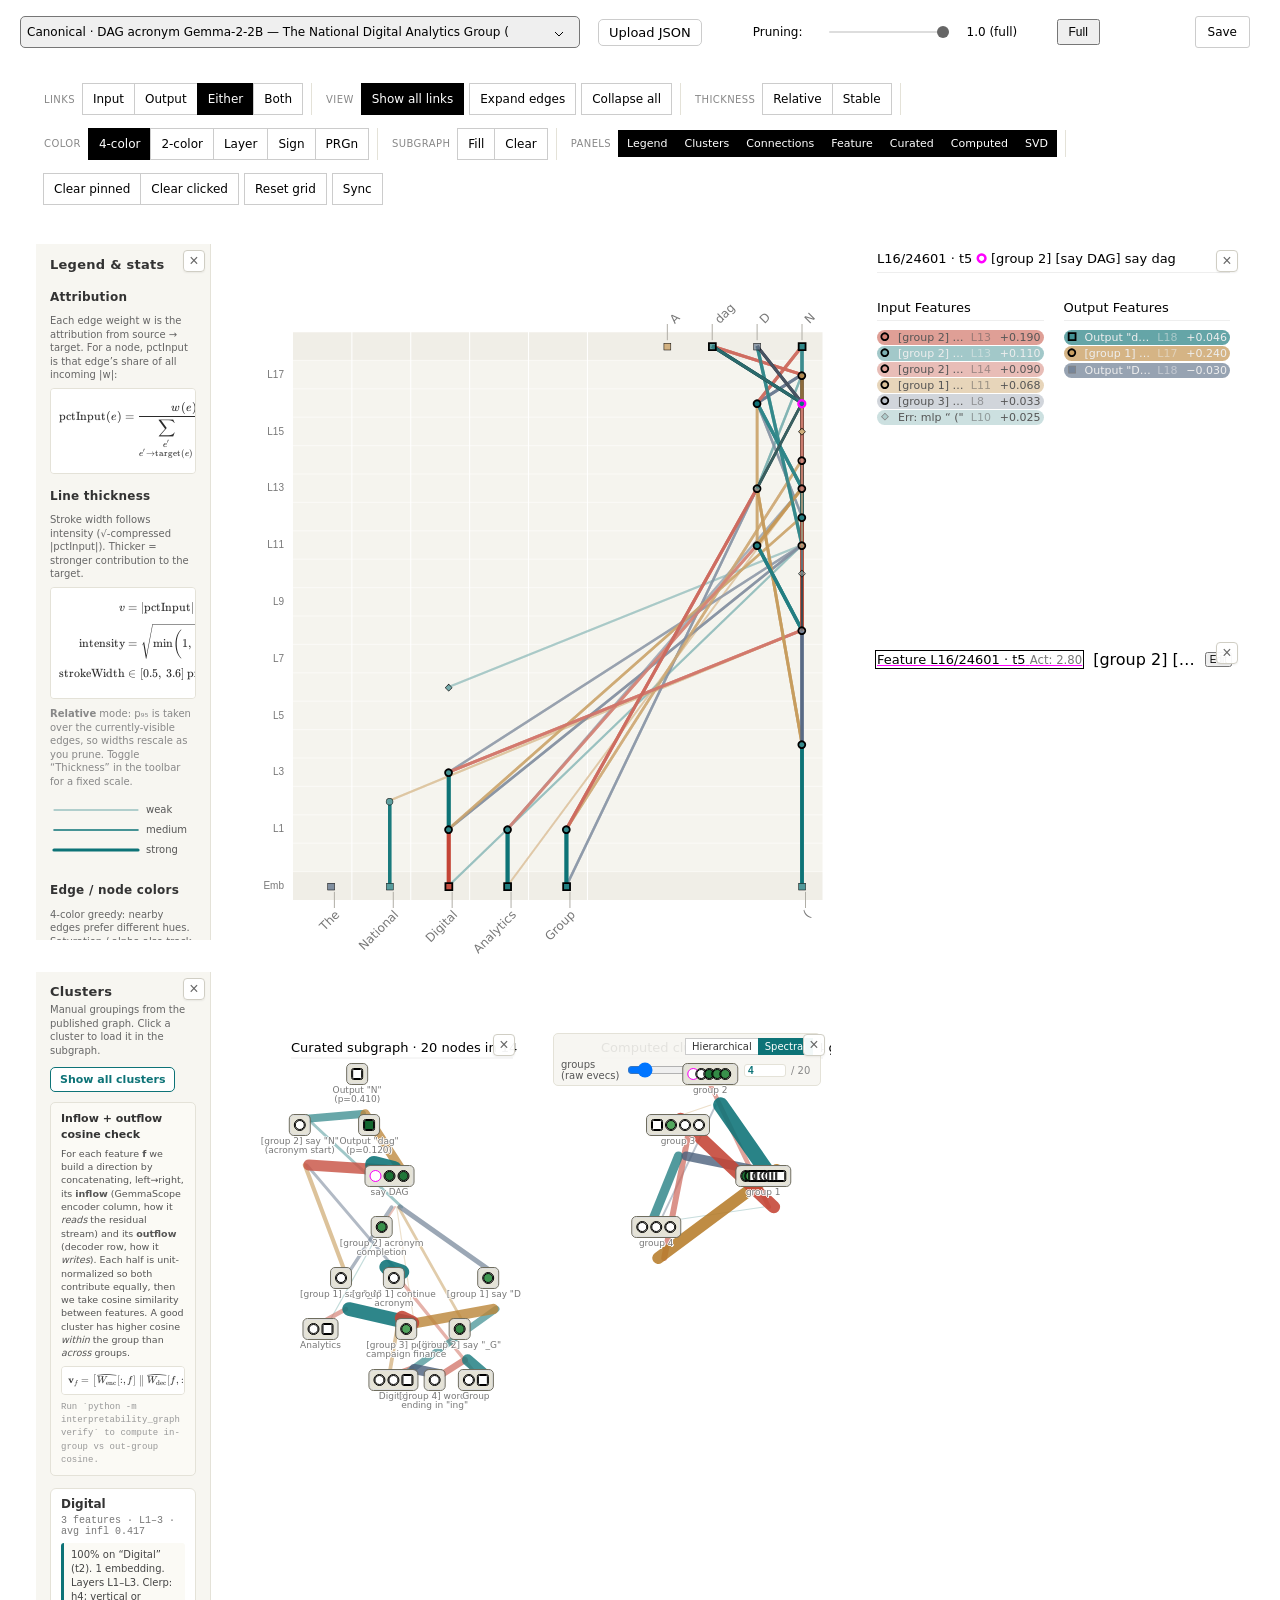
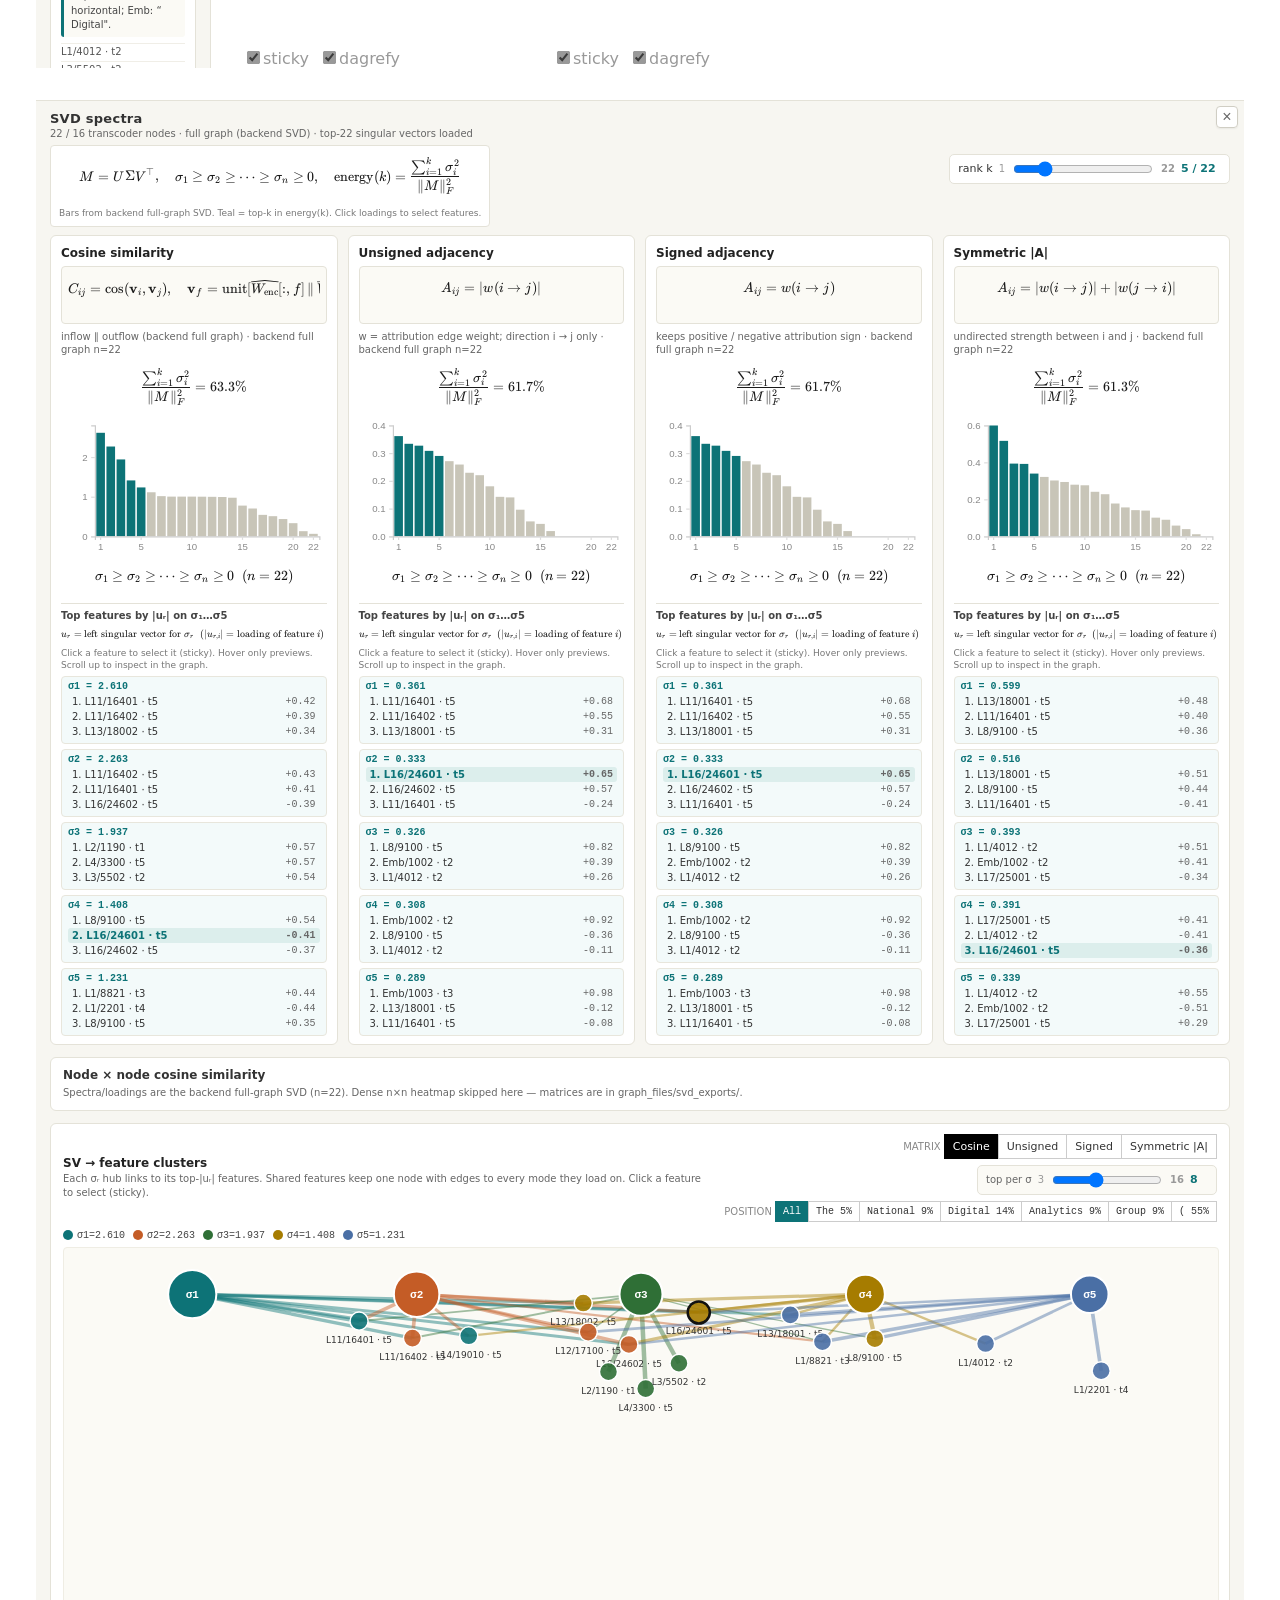
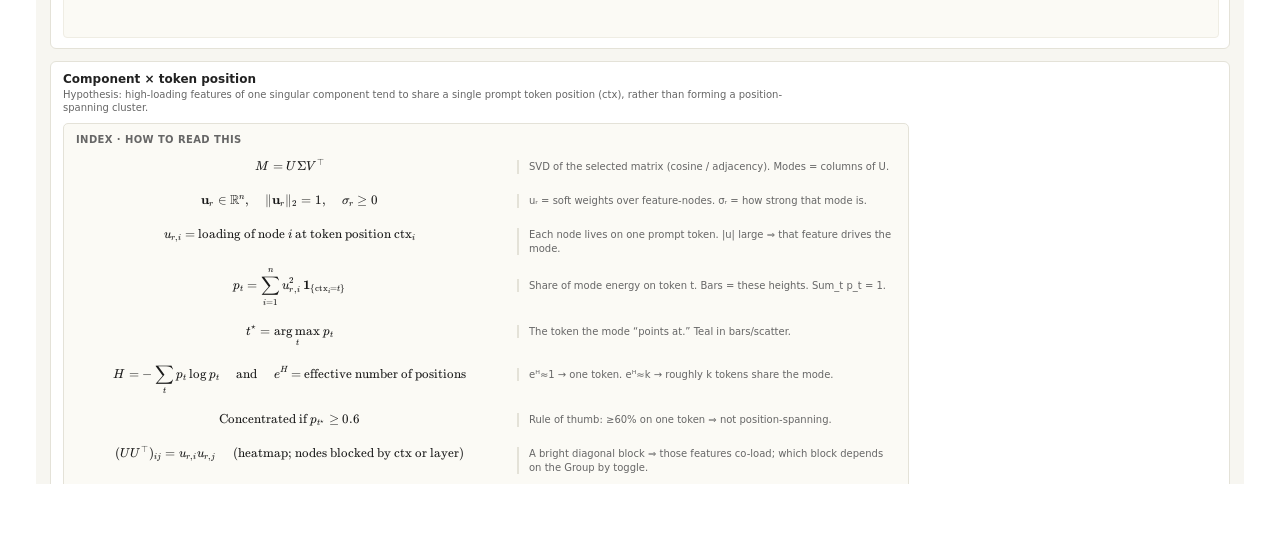
<file: index.html>
<!DOCTYPE html>
<meta charset='utf-8'>
<meta name='viewport' content='width=1200, initial-scale=1'>
<link rel='stylesheet' href='./style.css'>
<link rel='stylesheet' href='./lib/katex/katex.min.css'>
<title>Attribution Graphs</title>
<script>
// GitHub project Pages: /repo (no slash) would resolve ./graph_data to the host root.
if (!location.pathname.endsWith('/') && !/\.[a-zA-Z0-9]+$/.test(location.pathname)) {
  location.replace(location.pathname + '/' + location.search + location.hash)
}
</script>

<div class='tooltip tooltip-hidden'></div>
<div class='nav'></div>
<div class='cg'></div>

<link rel='stylesheet' href='./attribution_graph/cg.css?v=20260904f'>
<link rel='stylesheet' href='./attribution_graph/gridsnap/gridsnap.css'>
<link rel='stylesheet' href='./feature_examples/feature-examples.css'>

<script src='./lib/d3.js'></script>
<script src='./lib/jetpack.js'></script>
<script src='./lib/npy.js'></script>
<script src='./lib/dagre.min.js'></script>
<script src='./lib/pako.min.js'></script>
<script src='./lib/katex/katex.min.js'></script>

<script src='./feature_examples/init-feature-examples-list.js?v=20260812b'></script>
<script src='./feature_examples/init-feature-examples-logits.js?v=20260812b'></script>
<script src='./feature_examples/init-feature-examples.js?v=20260817a'></script>

<script src='./util.js?v=20260817a'></script>
<script src='./attribution_graph/util-cg.js?v=20260904c'></script>
<script src='./attribution_graph/edge-coloring.js?v=20260812b'></script>
<script src='./attribution_graph/render-act-histogram.js?v=20260812b'></script>
<script src='./attribution_graph/gridsnap/init-gridsnap.js?v=20260812b'></script>
<script src='./attribution_graph/init-cg-button-container.js?v=20260812b'></script>
<script src='./attribution_graph/init-cg-graph-stats.js?v=20260812b'></script>
<script src='./attribution_graph/init-cg-cluster-panel.js?v=20260904c'></script>
<script src='./attribution_graph/init-cg-link-graph.js?v=20260812b'></script>
<script src='./attribution_graph/init-cg-node-connections.js?v=20260828a'></script>
<script src='./attribution_graph/init-cg-clerp-list.js?v=20260812b'></script>
<script src='./attribution_graph/init-cg-feature-detail.js?v=20260828a'></script>
<script src='./attribution_graph/init-cg-feature-scatter.js?v=20260812b'></script>
<script src='./attribution_graph/svd-spectrum.js?v=20260828a'></script>
<script src='./attribution_graph/init-cg-subgraph.js?v=20260904b'></script>
<script src='./attribution_graph/init-cg-svd-panel.js?v=20260907a'></script>
<script src='./attribution_graph/init-cg.js?v=20260812b'></script>

<script>
window.init = async function(){
  window.isLocalServing = true;
  window.isStaticPages = true;
  var {graphs} = await util.getFile('./data/graph-metadata.json', false)

  window.visState = window.visState || {
    slug: util.params.get('slug') || graphs[0].slug,
    clickedId: util.params.get('clickedId')?.replace('null', ''),
    isGridsnap: util.params.get('isGridsnap')?.replace('null', ''),
  }

  var currentGraph = graphs.find(g => g.slug === visState.slug)

  if (currentGraph && typeof currentGraph.node_threshold === 'number') {
    visState.pruningThreshold = util.params.get('pruningThreshold')
      || currentGraph.node_threshold
      || 1.0
  } else {
    visState.pruningThreshold = util.params.get('pruningThreshold') || 1.0
  }

  var navSel = d3.select('.nav').html('')
    .style('display', 'flex')
    .style('align-items', 'center')
    .style('padding-bottom', '12px')
    .style('justify-content', 'space-between')
    .style('gap', '16px')
    .style('flex-wrap', 'wrap')

  var controlsContainer = navSel.append('div.controls-container')
    .style('display', 'flex')
    .style('align-items', 'center')
    .style('flex', '1')
    .style('gap', '18px')
    .style('flex-wrap', 'wrap')

  function optionLabel(d) {
    var scanName = util.nameToPrettyPrint[d.scan] || d.scan
    var prefix = d.title_prefix ? d.title_prefix + ' ' : ''
    return prefix + scanName + ' — ' + d.prompt
  }

  var selectSel = controlsContainer.append('select.graph-prompt-select')
    .style('min-width', '320px')
    .style('max-width', '560px')
    .on('click', async function() {
      if (!window.isLocalServing) return;
      var {graphs: newGraphs} = await util.getFile('./data/graph-metadata.json', false)
      var uploaded = graphs.filter(g => g.uploaded)
      graphs = newGraphs.slice()
      uploaded.forEach(u => {
        if (!graphs.some(g => g.slug === u.slug)) graphs.push(u)
      })
      refreshSelect()
    })
    .on('change', function() {
      visState.slug = this.value
      visState.clickedId = undefined
      util.params.set('slug', this.value)
      var newGraph = graphs.find(g => g.slug === this.value)
      if (newGraph && typeof newGraph.node_threshold === 'number') {
        visState.pruningThreshold = util.params.get('pruningThreshold') || newGraph.node_threshold || 1.0
      } else {
        visState.pruningThreshold = 1.0
      }
      render()
    })

  var debouncedRender = util.debounce(render, 300)
  var sliderContainer

  selectSel.appendMany('option', graphs)
    .text(optionLabel)
    .attr('value', d => d.slug)
    .property('selected', d => d.slug === visState.slug)

  function refreshSelect() {
    selectSel.selectAll('option').remove()
    selectSel.appendMany('option', graphs)
      .text(optionLabel)
      .attr('value', d => d.slug)
      .property('selected', d => d.slug === visState.slug)
  }

  var uploadLabel = controlsContainer.append('label.upload-json')
    .style('display', 'inline-flex')
    .style('align-items', 'center')
    .style('gap', '6px')
    .style('cursor', 'pointer')
    .style('font-size', '13px')
    .style('padding', '5px 10px')
    .style('border', '1px solid #ccc')
    .style('border-radius', '5px')
    .style('background', '#fff')
    .attr('title', 'Upload an attribution graph JSON file to visualize')
  uploadLabel.append('span').text('Upload JSON')
  var fileInput = uploadLabel.append('input')
    .at({type: 'file', accept: '.json,application/json'})
    .style('display', 'none')
  var uploadStatus = controlsContainer.append('span.upload-status')
    .style('font-size', '12px')
    .style('color', '#666')

  function slugifyFilename(name) {
    return (name || 'uploaded')
      .replace(/\.json$/i, '')
      .replace(/[^a-zA-Z0-9._-]+/g, '-')
      .replace(/^-+|-+$/g, '')
      .slice(0, 80) || ('upload-' + Date.now())
  }

  function normalizeUploadedGraph(raw, filename) {
    if (!raw || typeof raw !== 'object') throw new Error('JSON root must be an object')
    if (!Array.isArray(raw.nodes)) throw new Error('Missing nodes[] array')
    if (!Array.isArray(raw.links) && !Array.isArray(raw.edges)) {
      throw new Error('Missing links[] (or edges[]) array')
    }
    var data = JSON.parse(JSON.stringify(raw))
    if (!data.links && data.edges) data.links = data.edges
    data.metadata = data.metadata || {}
    var slug = data.metadata.slug || slugifyFilename(filename)
    if (graphs.some(g => g.slug === slug && !g.uploaded)) {
      slug = slug + '-upload'
    }
    data.metadata.slug = slug
    if (!data.metadata.prompt) data.metadata.prompt = filename || slug
    if (!data.metadata.scan) data.metadata.scan = 'uploaded'
    if (!Array.isArray(data.metadata.prompt_tokens) || !data.metadata.prompt_tokens.length) {
      data.metadata.prompt_tokens = String(data.metadata.prompt || '').split(/\s+/).filter(Boolean)
      if (!data.metadata.prompt_tokens.length) data.metadata.prompt_tokens = ['']
    }
    if (!data.qParams) data.qParams = {}
    return data
  }

  fileInput.on('change', function() {
    var file = this.files && this.files[0]
    if (!file) return
    uploadStatus.text('Loading…').style('color', '#666')
    var reader = new FileReader()
    reader.onerror = () => {
      uploadStatus.text('Read failed').style('color', '#a23')
    }
    reader.onload = () => {
      try {
        var parsed = JSON.parse(reader.result)
        var data = normalizeUploadedGraph(parsed, file.name)
        var slug = data.metadata.slug
        util.putFileCache(`./graph_data/${slug}.json`, data)

        var entry = {
          slug,
          prompt: data.metadata.prompt,
          scan: data.metadata.scan,
          node_threshold: data.metadata.node_threshold != null ? data.metadata.node_threshold : 1.0,
          title_prefix: data.metadata.title_prefix || 'Uploaded ·',
          uploaded: true,
        }
        var existing = graphs.findIndex(g => g.slug === slug)
        if (existing >= 0) graphs[existing] = entry
        else graphs.push(entry)

        visState.slug = slug
        visState.clickedId = undefined
        util.params.set('slug', slug)
        visState.pruningThreshold = entry.node_threshold ?? 1.0
        util.params.set('pruningThreshold', String(visState.pruningThreshold))
        refreshSelect()
        uploadStatus.text(file.name + ' · ' + data.nodes.length + ' nodes')
          .style('color', '#2f6f36')
        render()
      } catch (err) {
        console.error(err)
        uploadStatus.text(err.message || 'Invalid JSON').style('color', '#a23')
      }
    }
    reader.readAsText(file)
    this.value = ''
  })

  function currentQParams() {
    return Object.fromEntries(
      ["pinnedIds", "expandedIds", "supernodes", "linkType", "clickedId", "sg_pos", "pruningThreshold", "expandEdges", "clerps"]
        .map(k => [k, util.params.get(k)])
        .filter(([k, v]) => v !== undefined && v !== 'null')
    )
  }

  function downloadGraphJson(slug) {
    var cached = window.__datacache?.[`./graph_data/${slug}.json`]
    return Promise.resolve(cached)
      .then(data => data || util.getFile(`./graph_data/${slug}.json`, false))
      .then(data => {
        if (!data) throw new Error('Graph not in cache')
        var out = JSON.parse(JSON.stringify(data))
        out.qParams = currentQParams()
        var blob = new Blob([JSON.stringify(out)], {type: 'application/json'})
        var a = document.createElement('a')
        a.href = URL.createObjectURL(blob)
        a.download = slug + '.json'
        a.click()
        URL.revokeObjectURL(a.href)
      })
  }

  var saveButton = navSel.append('button.save-button')
    .text('Save')
    .style('display', window.isLocalServing ? 'block' : 'none')
    .on('click', function() {
      var slug = visState.slug;
      if (!slug) return;
      var entry = graphs.find(g => g.slug === slug)
      var flash = (label, color) => {
        saveButton.text(label).style("background-color", color)
        setTimeout(() => saveButton.text("Save").attr("disabled", null).style("opacity", null).style("background-color", null), 2000)
      }
      if (entry?.uploaded || window.isStaticPages) {
        downloadGraphJson(slug).then(() => flash("Downloaded!", "#e6f7e6")).catch(err => {
          console.error(err)
          flash("Error!", "#ffebee")
        })
        return
      }
      saveButton.text("Saving...").attr("disabled", true).style("opacity", 0.6);
      fetch(`/save_graph/${slug}`, {
        method: 'POST',
        headers: {'Content-Type': 'application/json'},
        body: JSON.stringify({
          qParams: currentQParams(),
          timestamp: new Date().toISOString()
        })
      })
      .then(r => { if (!r.ok) throw new Error(r.statusText); return r.json() })
      .then(() => flash("Saved!", "#e6f7e6"))
      .catch(() => {
        downloadGraphJson(slug).then(() => flash("Downloaded!", "#e6f7e6")).catch(err => {
          console.error(err)
          flash("Error!", "#ffebee")
        })
      })
    })

  function render() {
    var m = graphs.find(g => g.slug == visState.slug)
    if (!m) return

    if (!sliderContainer) {
      sliderContainer = controlsContainer.append('div.slider-container')
        .style('display', 'flex')
        .style('align-items', 'center')
        .style('gap', '10px')

      sliderContainer.append('span').text('Pruning:')

      sliderContainer.append('input')
        .attr('type', 'range')
        .attr('min', 0)
        .attr('max', 1)
        .attr('step', 0.01)
        .attr('value', visState.pruningThreshold ?? 1)
        .on('input', function() {
          visState.pruningThreshold = this.value
          visState.clickedId = util.params.get('clickedId')?.replace('null', '')
          util.params.set('pruningThreshold', this.value)
          valueDisplay.text(parseFloat(this.value) >= 0.995 ? '1.0 (full)' : parseFloat(this.value).toFixed(2))
          debouncedRender()
        })

      var valueDisplay = sliderContainer.append('span.value-display')
        .style('min-width', '72px')
        .text(parseFloat(visState.pruningThreshold ?? 1) >= 0.995
          ? '1.0 (full)'
          : parseFloat(visState.pruningThreshold ?? 1).toFixed(2))

      sliderContainer.append('button.full-prune-btn')
        .text('Full')
        .attr('title', 'Show all loaded nodes (pruning = 1.0)')
        .style('font-size', '12px')
        .style('padding', '4px 10px')
        .style('cursor', 'pointer')
        .on('click', function() {
          visState.pruningThreshold = 1
          util.params.set('pruningThreshold', '1')
          sliderContainer.select('input').property('value', 1)
          valueDisplay.text('1.0 (full)')
          render()
        })
    }

    sliderContainer.select('input')
      .attr('max', 1)
      .property('value', visState.pruningThreshold ?? 1)
    sliderContainer.select('.value-display')
      .text(parseFloat(visState.pruningThreshold ?? 1) >= 0.995
        ? '1.0 (full)'
        : parseFloat(visState.pruningThreshold ?? 1).toFixed(2))
    sliderContainer.style('display', 'flex')

    if (visState.pruningThreshold === undefined) {
      visState.pruningThreshold = 1
    }

    d3.select('.cg').html('')

    var options = {
      clickedId: visState.clickedId,
      clickedIdCb: id => util.params.set('clickedId', id),
      isGridsnap: visState.isGridsnap || true,
      pruningThreshold: visState.pruningThreshold,
    }

    initCg(d3.select('.cg'), visState.slug, options)

    selectSel.at({title: m.prompt})
    document.title = 'Attribution Graph: ' + m.prompt
  }
  render()
}

window.init()
</script>
</file>
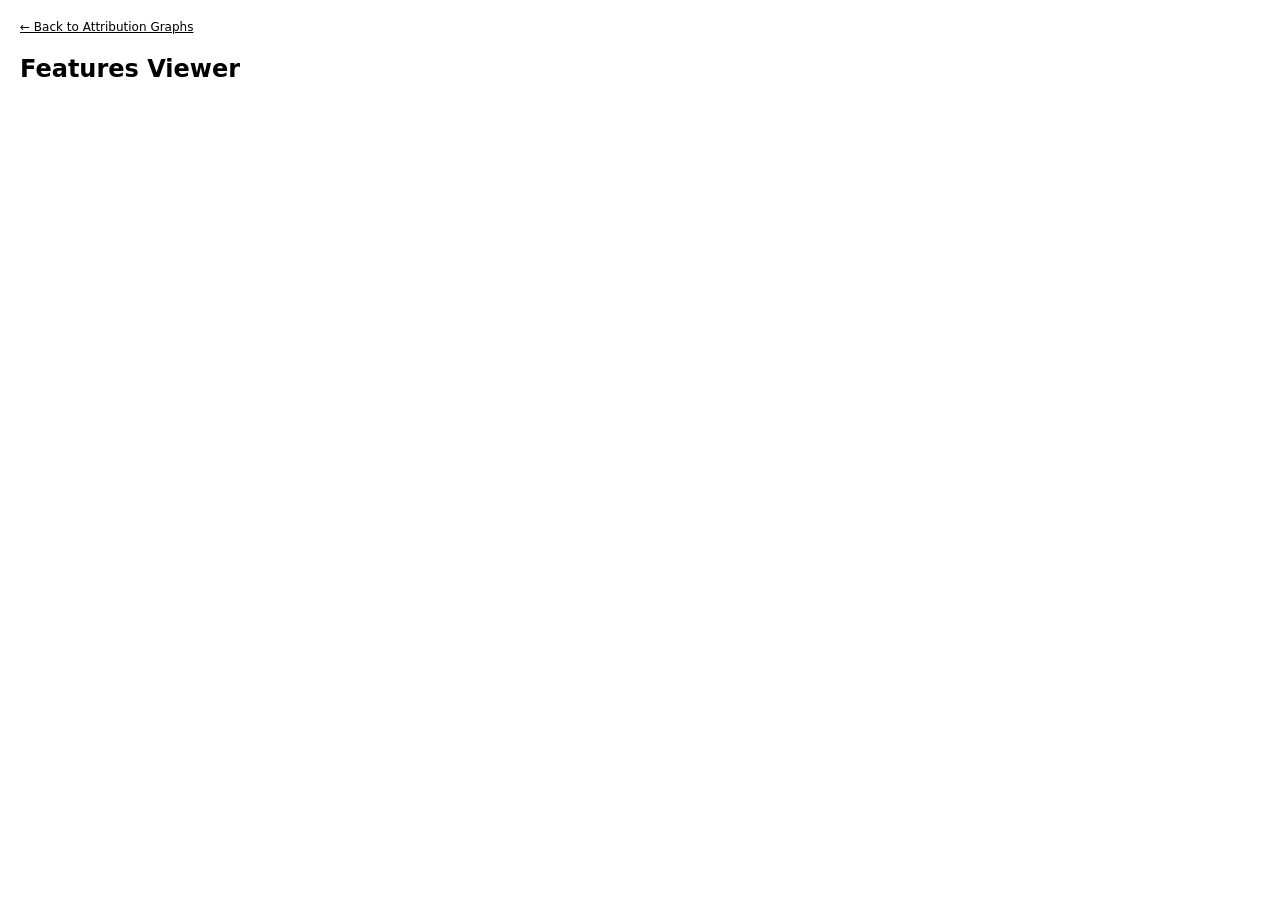
<file: pipeline/frontend/feature-view.html>
<!DOCTYPE html>
<meta charset='utf-8'>
<meta name='viewport' content='width=1000, initial-scale=1'>
<link rel='stylesheet' href='./style.css'>
<title>Features Viewer</title>

<div class='tooltip tooltip-hidden'></div>
<div class='link'><a href='./index.html'>← Back to Attribution Graphs</a></div>
<div class='header'>
  <h1>Features Viewer</h1>
  <div class='feature-selector'></div>
</div>
<div class='features-container'></div>

<link rel='stylesheet' href='./feature_examples/feature-examples.css'>

<script src='https://transformer-circuits.pub/2025/attribution-graphs/static_js/lib/hotserver-client-ws.js'></script>
<script src='https://transformer-circuits.pub/2025/attribution-graphs/static_js/lib/d3.js'></script>
<script src='https://transformer-circuits.pub/2025/attribution-graphs/static_js/lib/jetpack_2024-07-20.js'></script>
<script src='https://transformer-circuits.pub/2025/attribution-graphs/static_js/lib/npy_v0.js'></script>

<script src='./feature_examples/init-feature-examples-list.js'></script>
<script src='./feature_examples/init-feature-examples-logits.js'></script>
<script src='./feature_examples/init-feature-examples.js'></script>

<script src='./util.js'></script>

<script>
window.init = async function(){
  // Get model from query params or use default
  const MODEL = util.params.get('model') || 'gemma-2-2b';
  
  // Construct base path for feature files
  const FEATURES_PATH = `./features/${MODEL}`;
  
  // State management
  window.visState = window.visState || {
    featureId: util.params.get('featureId') || 0,
    model: MODEL
  };
  
  // Setup feature selector
  async function setupFeatureSelector() {
    // Get featureId from URL or use default
    const featureId = +visState.featureId;
    
    // Add selector interface - text input and navigation buttons
    const selectorSel = d3.select('.feature-selector').html('')
      .append('div')
      .style('display', 'flex')
      .style('align-items', 'center');
    
    // Previous button
    selectorSel.append('button')
      .text('←')
      .style('margin-right', '8px')
      .on('click', () => {
        const newFeatureId = Math.max(0, featureId - 1);
        updateFeature(newFeatureId);
      });
    
    // Text input for direct feature number entry
    selectorSel.append('input')
      .attr('type', 'number')
      .attr('min', 0)
      .attr('value', featureId)
      .style('width', '120px')
      .style('text-align', 'center')
      .on('change', function() {
        const newFeatureId = Math.max(0, +this.value);
        updateFeature(newFeatureId);
      });
    
    // Next button
    selectorSel.append('button')
      .text('→')
      .style('margin-left', '8px')
      .on('click', () => {
        const newFeatureId = featureId + 1;
        updateFeature(newFeatureId);
      });
    
    // Render the selected feature
    renderFeature(FEATURES_PATH, featureId);
  }
  
  // Update feature and URL
  function updateFeature(featureId) {
    visState.featureId = featureId;
    util.params.set('featureId', featureId);
    
    // Update input value
    d3.select('.feature-selector input').property('value', featureId);
    
    renderFeature(FEATURES_PATH, featureId);
  }
  
  // Render a feature
  function renderFeature(path, featureIndex) {
    const containerSel = d3.select('.features-container').html('');
    
    // Initialize the feature examples component
    const featureExamples = window.initFeatureExamples({
      containerSel: containerSel,
      showLogits: true,
      showExamples: true,
    });
    
    // Update document title to include model name
    const modelName = visState.model.split('/').pop();
    document.title = `Feature ${featureIndex} - ${modelName} Features Viewer`;
    
    // Load and render the selected feature
    featureExamples.renderFeature(path, featureIndex);
  }
  
  // Handle browser navigation (back/forward)
  d3.select(window).on('popstate.updateState', ev => {
    if (!ev.state) return;
    ev.preventDefault();
    
    const newFeatureId = util.params.get('featureId');
    const newModel = util.params.get('model') || 'default';
    
    if (newModel !== visState.model) {
      // If model changed, refresh the page to reset everything
      window.location.reload();
      return;
    }
    
    if (newFeatureId && newFeatureId !== visState.featureId) {
      updateFeature(+newFeatureId);
    }
  });
  
  setupFeatureSelector();
}

window.init();
</script>

<style>
.header {
  margin: 20px 0;
  display: flex;
  align-items: center;
  justify-content: space-between;
}

.header h1 {
  margin: 0;
  font-size: 24px;
}

.feature-selector {
  margin-right: 20px;
  display: flex;
  align-items: center;
}

.feature-selector input {
  padding: 8px;
  font-size: 16px;
  border-radius: 4px;
  border: 1px solid #ccc;
  width: 120px;
  text-align: center;
}

.feature-selector button {
  padding: 8px 12px;
  font-size: 16px;
  border-radius: 4px;
  border: 1px solid #ccc;
  background: #f5f5f5;
  cursor: pointer;
}

.feature-selector button:hover {
  background: #e5e5e5;
}

.features-container {
  max-width: 1200px;
  margin: 0 auto;
}
</style>
</file>
<file: style.css>
html {
    margin: 0px;
    background: #fff;
    font-family: system-ui;
}

body {
    margin: 16px 20px 24px;
}

.tooltip {
    top: -1000px;
    position: fixed;
    padding: 5px;
    background: rgba(255, 255, 255, 1);
    border: 1px solid lightgray;
    pointer-events: none;
    z-index: 10000;
    font-size: 10px;
    line-height: 1.3em;
}

.tooltip-hidden {
    opacity: 0;
    transition: all .3s;
    transition-delay: .1s;
}


text{
    cursor: default;
}

svg{
    overflow: visible;
    max-width: 100%;
    height: auto;
}

.cg-div{
    background: #FAFAFA;
    height: 800px;
    border-top: 1px solid #EEE;
    border-bottom: 1px solid #EEE;
    padding: 40px 10px;
    margin: 60px -10px;
    width: calc(100% + 20px);
    grid-column: 1 / -1;
    position: relative;
    box-sizing: border-box;
    overflow-x: hidden;

    > .gridsnap{
        max-width: 1800px;
        margin: 0 auto;
    }

    .feature-example-logits{
        background: #FAFAFA !important;
        outline-color: #FAFAFA !important;
    }
}

d-article{
    overflow: visible;
}


.vis-link{
    margin: 0px auto;
    font-size: 12px;
    margin-top: -15px;
    margin-bottom: 1em;
}

.full_graph_link{
    cursor: pointer;
    text{
        cursor: pointer;
    }

    rect{
        transition: all 200ms;
    }

    &:hover rect{
        fill-opacity: 0.2;
    }
}

.graph-prompt-select {
    max-width: 40%;
    max-height: 4.8em;
    white-space: normal;
    display: flex;
    align-items: center;
    text-overflow: ellipsis;
    overflow: hidden;
    padding: 8px;
    padding-right: 25px;
    border-radius: 5px;

    background-image: url("data:image/svg+xml,%3Csvg xmlns='http://www.w3.org/2000/svg' viewBox='0 0 20 20' stroke-width='.5px' fill='none' %3E%3Cpath stroke='%23000' d='M8 10l2 2 2-2'/%3E%3C/svg%3E");
    background-position: right 0px center;
    background-repeat: no-repeat;
    background-size: 40px;

    /* Removes the dropdown arrow */
    appearance: none;

    option {
        display: -webkit-box;
        -webkit-line-clamp: 3;
        -webkit-box-orient: vertical;
        overflow: hidden;
    }
}

.section-title, .quantile-title{
    font-weight: 500 !important;
    font-size: 13px;
    margin-bottom: 5px;
    font-family: system-ui;
    color: #000;
    padding-bottom: 5px;
    border-bottom: solid 1px #eee;
    display: block;
    line-height: 14px;
}

.quantile-title{
    margin-bottom: 0px !important;
}



.link a{
    color: #000;
    /* text-decoration: none; */
    font-size: 12px;
}

.nav {
    display: flex;
    gap: 14px;
    flex-wrap: wrap;
    margin-top: 8px;
}


.nav-button {
    padding: 8px 16px;
    border: 1px solid #ccc;
    border-radius: 4px;
    cursor: pointer;
    background: white;
    font-size: 14px;
}

.nav-button:hover {
    border-color: #000;
}

.nav-button.active {
    background: #000;
    color: white;
    border-color: #000;
}


.cg{
    height: auto;
    min-height: calc(100vh - 100px);
    overflow-y: auto;
}

.btn-group-label {
  user-select: none;
}

.graph-stats,
.cluster-panel {
  overflow: hidden;
}
</file>
<file: attribution_graph/cg.css>
.cg{
    .feature-detail{
        margin-top: 0;
        padding: 8px 12px 16px;
        box-sizing: border-box;
    }

    .node-connections {
        padding: 8px 14px 16px;
        box-sizing: border-box;
    }

    .link-graph, .subgraph, .subgraph-pruned {
        padding: 4px 8px 8px;
        box-sizing: border-box;
    }

    .svd-panel {
        padding: 0;
        box-sizing: border-box;
        overflow: auto !important;
    }

    .svd-panel .svd-spectral-layout {
        min-width: 0;
    }

    .svd-panel .svd-spectral-affinity {
        overflow: hidden;
        min-width: 0;
    }

    .svd-panel .svd-spectral-groups {
        display: grid !important;
        grid-template-columns: repeat(auto-fill, minmax(240px, 1fr));
        gap: 8px;
        min-width: 0;
        overflow: visible !important;
        max-height: none !important;
    }

    .svd-panel .svd-spectral-card {
        min-height: 0;
        margin-bottom: 0;
    }

    .svd-panel .svd-mode-graph .link-type-buttons div.active {
        background: #000;
        color: #fff;
        border-color: #000;
    }

    .svd-panel .svd-mode-graph .feat-node.is-selected circle {
        stroke: #111;
    }

    .svd-panel .svd-eq {
        overflow-x: auto;
        overflow-y: hidden;
    }

    .svd-panel .svd-eq .katex,
    .svd-panel .svd-eq .katex-display {
        visibility: visible !important;
        opacity: 1 !important;
        color: #1a1a1a !important;
    }

    .svd-panel .svd-eq .katex-display {
        display: block !important;
        margin: 0.45em 0 !important;
    }

    .svd-panel .svd-token-component .svd-eq .katex {
        font-size: 1.12em !important;
    }
    
    
    line-height: normal !important;
        
    text {
        cursor: default;
        /* text-shadow: 0 1px 0 #fff, 1px 0 0 #fff, 0 -1px 0 #fff, -1px 0 0 #fff; */
        user-select: none;
    }
    
    svg {
        overflow: visible;
    }
    
    .h3 {
      margin: 0 0 12px 0;
      font-size: 15px;
      font-weight: 600;
    }
    
    .h4 {
      margin: 0 0 8px 0;
      font-size: 13px;
      font-weight: 500;
    }
    
    .axis {
        .domain { display: none; }
    
        text { fill: #777; }
    }
    .prompt-token text {
        fill: #777;
        text-shadow: 0 1px 0 #fff, 1px 0 0 #fff, 0 -1px 0 #fff, -1px 0 0 #fff;
    }
    
    .gridsnap-container {
        .grid-item {
            outline: 0px solid #fff;
        }
    }

    
    .link-graph, .feature-scatter, .feature-umap, .feature-diff-scatter, .link-diff-scatter {
        canvas{
            pointer-events: none;;
        }
        overflow: visible;
        .node {
            cursor: pointer;
        }
    
    
        .node.clicked {
            stroke-width: 1.5px;
            stroke: #f0f;
        }
    
        .node.pinned {
            stroke: #000;
            stroke-width: 1.8px;
        }

        .node.expanded {
            stroke: #0D7377;
            stroke-width: 2.2px;
            paint-order: stroke fill;
        }

        .node.expanded.clicked {
            stroke: #f0f;
            stroke-width: 2.4px;
        }
    
        .node.hidden {
            opacity: .5;
            r: .5;
        }
    
        .node.pinned.clicked {
            stroke-width: 2.3px;
            stroke: #f0f;
            /* stroke: url(#pinned-clicked-gradient); */
        }
    }
    
    .link-graph .node.hidden {
        opacity: 1 !important;
        font-size: 3.5px;
    }
    
    /* This is here for the diff view */
    .feature-detail {
        height: 100%;
        display: flex;
        flex-direction: column;
        overflow: hidden;
    
        .h4 {
            padding-bottom: 5px;
            border-bottom: solid 1px #ccc;
        }
        
        .no-selected-feature{
            margin: 0 0 0 0;
            font-size: 13px;
            font-weight: 500;
        }
    
        /* Header section */
        .feature-header {
            flex-shrink: 0;
            text-overflow: ellipsis;
            white-space: nowrap;
            overflow-x: hidden;
            padding: 5px 0 0 0;
        }
    
        .header-top-row {
            display: flex;
            align-items: center;
            column-gap: 10px;
            height: 20px;
        }
    
        .feature-title {
            flex: 0 0 auto;
            font-size: 13px;
            font-weight: 500;
            cursor: pointer;
            margin-left: 1px;
            padding: 1px 1px;
    
            /* disables feature link */
            a {
                pointer-events: none;
                text-decoration: none;
            }
        }
        .feature-title.hovered{
            text-decoration: underline;
            text-decoration-color: #f0f;
        }
        .feature-title.pinned{
            outline: 1px solid #000;
        }
    
        .feature-link {
            flex: 0 0 auto;
            font-size: 13px;
            margin-left: 5px;
            cursor: pointer;
            a {
                color: inherit;
                text-decoration: none;
            }
            &:hover {
                text-decoration: underline;
            }
        }
    
        /* CLERP sections */
        .pp-clerp {
            flex: 1 1 auto;
            white-space: nowrap;
            overflow: hidden;
            text-overflow: ellipsis;
            text-align: right;
        }
    
        .pclerp {
            display: flex;
            padding: 0 0 6px 0;
            overflow: hidden;
            text-overflow: ellipsis;
            align-items: baseline;
    
            > div {
                flex: 1 0 0;
                overflow: hidden;
                text-overflow: ellipsis;
            }
        }
    
        .edit-clerp-button {
            flex: 0 0 auto;
            overflow: hidden;
        }
    
        button{
            font-size: 10px;
            padding: 0px 3px;
        }
    
        .clerp-edit {
            padding: 10px 0;
            flex-direction: column;
            gap: 8px;
            font-size: 12px;
            display: flex;
        }
    
    
        /* Examples section */
        .feature-examples-container {
            flex: 1;
            overflow-y: auto;
        }
    
        /* Logits section */
        .logits-container {
            padding-top: 6px;
            margin-bottom: 10px;
            font-size: 11px;
            display: flex;
            flex: 0 0 auto;
            flex-direction: column;
            overflow-y: hidden;
    
            .effects {
                margin-top: 6px;
            }
    
            .sign {
                display: flex;
                align-items: center;
                gap: 3px;
                overflow: hidden;
            }
    
            .label {
                flex: 0 0 80px;
                color: hsl(0 0 0 / 0.5);
            }
            .rows {
                flex: 1 1 0;
                display: flex;
                gap: 3px;
                overflow: hidden;
            }
            .row {
                display: flex;
                flex-direction: column;
                align-items: flex-start;
                margin-top: 1px;
                padding-bottom: 1px;
            }
    
            .key {
                font-family: monospace;
                flex-grow: 1;
                color: hsl(0 0 0 / 0.5);
                background: hsl(0 0 0 / 0.08);
                border-radius: 4px;
                padding: 1px 3px;
                height: 14px;
            }
    
            .value {
                display: none;
                font-size: 9px;
                color: hsl(0 0 0 / 0.4)
            }
        }
    }
    
    
    .metadata {
        overflow-y: auto;
        font-family: monospace;
        font-size: 10px;
        color: #777;
    
        .row {
            padding-left: 15px;
            position: relative;
        }
    
        .toggle {
            position: absolute;
            left: 2px;
            cursor: pointer;
            user-select: none;
        }
    
        .children {
            padding-left: 15px;
        }
    }
    
    
    .button-container {
        display: flex;
        flex-wrap: wrap;
        align-items: center;
        gap: 10px 16px;
        padding: 8px 10px;
        overflow: visible;
        box-sizing: border-box;
    
        .btn-group {
            display: flex;
            align-items: center;
            gap: 6px;
            flex-wrap: wrap;
            padding-right: 8px;
            border-right: 1px solid #E4E2D8;

            &:last-child {
                border-right: none;
            }
        }

        .link-type-buttons, .toggle-buttons {
            display: flex;
            margin-right: 0;
            gap: 0;
    
            div {
                margin: 0;
                padding: 8px 10px;
                border: 1px solid #ccc;
                background: #fff;
                cursor: pointer;
                margin-left: -1px;
                user-select: none;
                display: flex;
                align-items: center;
                text-align: center;
                font-size: 12px;
    
                &:hover{
                    background: #eee;
                }
    
                &.active{
                    background: #000;
                    color: #fff;
                    border-color: #000;
                }

                &.panel-tab-hidden {
                    background: #F3F2EC;
                    color: #888;
                    border-style: dashed;
                }

                &.panel-tab-hidden:hover {
                    background: #EAE8DE;
                    color: #444;
                }
            }
        }

        .panel-tabs div {
            padding: 6px 8px;
            font-size: 11px;
        }
    
        .toggle-button:not(:last-child) {
            border-right: none;
        }
    
        .toggle-button:hover {
            background-color: #e0e0e0;
        }
    }
    
    
    
    
    .clerp-list{
        overflow-y: auto;
        overflow-x: scroll;
        padding: 0px;
    
        .feature-indicator {
            width: 10px;
            height: 10px;
            border-radius: 50%;
            margin-right: 5px;
            display: inline-block;
        }
    }
    
    .clerp-list {
        font-size: 12px;
    }
    
    .feature-scatter, .feature-umap{
        overflow: hidden;
        display: flex;
        flex-direction: column;
        height: 100%;
    
        .chart-container {
            flex-grow: 1;
            width: 100%;
            height: 100%;
    
            > div {
                width: 100%;
                height: 100%;
            }
        }
        select{
            font-family: system-ui;
            font-size: 12px;
            max-width: 100%;
        }
    }
    
    .feature-umap{
        .button {
            display: inline-block;
            cursor: pointer;
            user-select: none;
            opacity: .4;
            margin-right: 20px;
            font-size: 12px;
        }
    
        .button.active {
            opacity: 1;
        }
    
        > div:first-child {
            display: flex;
            flex-direction: row;
            justify-content: center;
        }
    }
    
    .subgraph, .subgraph-pruned {
        overflow: hidden;
        /* outline: 1px solid #eee; */
    
        marker{
            orient: auto;
        }
    
        svg{
            z-index: -999999999;
        }
    
        .weight-label{
            /* text-shadow: #fff .2px 0 .2px, #fff -.2px 0 .2px, #fff 0 .2px .2px, #fff 0 -.2px .2px; */
            font-size: 9px;
            font-family: system-ui;
            text-anchor: middle;
            alignment-baseline: bottom;
            dy: -.5em;
            opacity: .8;
            fill: #999;
        }
        .layer-label{
            color: #999;
            opacity: .8;
            margin-right: 2px;
        }
    
        .supernode-container {
            position: absolute;
            /* border: 1px solid #ddd; */
            font-size: 9px;
            line-height: 1em;
            cursor: pointer;
            pointer-events: none;
            height: 1px;
            width: 1px;
    
            .node-text-container{
                /* overflow: hidden; */
                text-align: center;
                position: relative;
                top: 22px;
                text-shadow: 0 1px 0 #fff, 1px 0 0 #fff, 0 -1px 0 #fff, -1px 0 0 #fff, 1px 1px 0 #fff;
                pointer-events: all;
                color: #777;
                /* font-size: 12px; */
            }
    
            .temp-edit {
                width: 100px;
                font: inherit;
                border: none;
                padding: 0;
                margin: 0;
                background: none;
                outline: none;
                display: inline;
            }
    
            .clicked-weight {
                position: absolute;
                right: 0px;
                padding: 1px 1px;
                font-size: 8px;
                overflow: visible;
            }
            .clicked-weight.source {
                bottom: -12px;
            }
            .clicked-weight.target {
                top: -12px;
            }
            
            .member-circles {
                pointer-events: all;
                position: absolute;
                top: 0;
                left: 50%;
                transform: translate(-50%);
                border: 1px solid #ddd;
                border-radius: 4px;
                padding: 4px;
                display: flex;
                background: #E5E3D7;
                outline: 1px solid #6F6D5E;
            }
    
            .member-circle {
                width: 8px;
                height: 8px;
                border-radius: 50%;
                background: #fff;
                display: inline-block;
                border: 1px solid #000;
                outline: .5px solid #000;
                z-index: 100 !important;
            }
            
            .not-clt-feature.member-circle{
                border-radius: 1.5px;
            }
    
            .member-circle:first-child {
                margin-left: 0;
            }
        }
        
        .ungroup-btn {
          display: none;
        }
      
        &.is-grouping .ungroup-btn {
          display: block;
        }

    
        .hovered.node .member-circles, .hovered.member-circle {
            border-color: rgba(0,0,0,0);
            outline: 1.5px dotted #f0f;
            z-index: 100;
        }
    
        .clicked.node .member-circles, .clicked.member-circle {
            border-color: rgba(0,0,0,0);
            outline: 1.5px solid #f0f;
        }
    
        .grouping-selected .member-circles{
          outline: 2px solid #0ff;
        }
    
        .checkbox-container{
            user-select: none;
            position: absolute;
            bottom: 0px;
            color: #999;
    
            input{
                accent-color: #999;
            }
    
            label:not(:first-child){
                margin-left: 10px;
                display: inline-block;
            }
        }
    
        .is-supernode {
            padding-bottom: 15px;
        }
    

        .ungroup-btn {
            position: absolute;
            left: 0px;
            bottom: 0px;
            cursor: pointer;
            color: #0bb;
            z-index: 100;
            font-size: 12px;
            padding: 2px;

            &:hover {
                opacity: 1;
                color: #000;
                background: #0ff;
            }
        }
    
    }
    
    .feature-row {
        display: flex;
        align-items: center;
        gap: 4px;
        font-size: 11px;
        overflow: hidden;
        padding: 1px 3px;
        margin: 1px 0;
        border-radius: 8px;
        cursor: pointer;
    
        svg {
            width: 10px;
            height: 10px;
            margin-right: 4px;
        }
        .default-icon {
            fill: none;
            stroke: grey;
            stroke-width: .7;
            display: block;
        }
    
        .ctx-offset {
            flex: 1 0 5px;
            opacity: 0.5;
        }
    
        .layer {
            flex: 1 0 25px;
            opacity: 0.5;
        }
    
        .label {
            flex: 1 1 100%;
            overflow: hidden;
            white-space: nowrap;
            text-overflow: ellipsis;
        }
        .weight {
            flex: 1 0 35px;
            font-variant-numeric: tabular-nums;
        }
        &.hovered {
            outline: 3px dotted #f0f;
            z-index: 99;
            z-index: 100;
            position: relative;
        }
        &.clicked {
            outline: 1px solid #f0f;
            z-index: 999;
        }
        &.pinned .default-icon {
            stroke: #000 !important;
            stroke-width: 1.8px;
        }
        &.clicked circle {
            stroke: magenta;
            stroke-width: 1px;
        }
    
        &.hidden {
            opacity: .5;
            font-size: 7px;
            padding-top: 0px;
            padding-bottom: 0px;
        }
    
    }
    
    .feature-examples {
        
        .example-quantile {
            margin-bottom: 5px !important;
        }
        & .example-quantile {
            margin-top: 10px;
            
            .quantile-title {
                font-weight: 500 !important;
                font-size: 13px;
                /* margin-bottom: 5px; */
                width: 100%;
                padding-bottom: 5px;
                border-bottom: solid 1px #eee;
                display: block;
            }
        }
        
        .example-2-col > div{
            margin-bottom: 20px;;
        }
        
        .feature-example-logits{
            .ctx-container{
                border-bottom: solid 0px #fff !important;
                margin-bottom: -4px;
            }
        }
    }
    
    .node-connections {
        .header-top-row{
            user-select: none;
        }
        .feature-icon {
            color: #fff;
            -webkit-text-stroke: 1.5px #f0f;
            text-align: center;
            vertical-align: middle;
            margin-right: 5px;
            position: relative;
            top: -2px;
            font-size: 10px;
        }
        .feature-title{
            font-weight: 500 !important;
            font-size: 13px;
            margin-bottom: 10px;
            white-space: nowrap;
            overflow: hidden;
            text-overflow: ellipsis;
        }
        .pinned .feature-icon{
            -webkit-text-stroke: 2.5px #f0f;
        }

        .connections {
            flex: 1 0 auto;
            display: flex;
            overflow-y: hidden;
            overflow-x: visible;
            gap: 200px;
    
            .features {
                display: flex;
                flex: 1 1 auto;
                flex-direction: column;
                min-width: 20px;
                width: 100%;
            }
    
            
            .effects {
                font-size: 11px;
                flex: 1 0 0;
                display: flex;
                flex-direction: column;
                overflow-y: scroll;
                overflow-x: visible !important;
                /* border-bottom: solid 1px #eee; */
                padding-top: 8px;
            }
    
            .h4 {
                padding-bottom: 5px;
                border-bottom: solid 1px #eee;
            }
    
            .h4 label {
                display: flex;
                align-items: center;
                gap: 6px;
            }
    
            input {
                margin: 0;
            }
        }
        .sum-table table {
            width: 100%;
            border-collapse: collapse;
            font-weight: 300;
            color: rgb(85, 85, 85);
            line-height: 1em;
            margin-top: 4px;
            border-width: 0px !important;
            margin-bottom: 0px;
            line-height: 1em;
    
            th, td {
                text-align: center;
                font-size: 11px !important;
                border-bottom-color: #fff !important;
                line-height: 1em;
            }
    
            th:not(:first-child), td:not(:first-child){
                padding-left: 0px !important;
                padding: 0px 10px !important;
            }
    
            th {
                font-weight: 400;
            }
            
            tr{
                border-color: #fff !important;
            }
    
            tr.data td{
                font-variant-numeric: tabular-nums;
            }
        }
    }
}

/* Add this to the end of the cg.css file */
.slider-container {
  margin-left: 15px;
  margin-bottom: 0;
  display: flex;
  align-items: center;
  font-family: system-ui, -apple-system, BlinkMacSystemFont, sans-serif;
  font-size: 12px;
  height: 32px;
}

.slider-container span {
  margin-right: 8px;
}

.slider-container input[type=range] {
  width: 120px;
  height: 2px;
  appearance: none;
  -webkit-appearance: none;
  background: #ddd;
  border-radius: 1px;
  outline: none;
  margin: 0 8px;
}

.slider-container input[type=range]::-webkit-slider-thumb {
  -webkit-appearance: none;
  width: 12px;
  height: 12px;
  border-radius: 50%;
  background: #666;
  cursor: pointer;
}

.slider-container input[type=range]::-moz-range-thumb {
  width: 12px;
  height: 12px;
  border-radius: 50%;
  background: #666;
  cursor: pointer;
  border: none;
}

.slider-container .value-display {
  width: 32px;
  font-variant-numeric: tabular-nums;
}

/* Navigation and controls styles */
.nav {
  display: flex;
  align-items: center;
  padding-bottom: 15px;
  justify-content: space-between;
}

.controls-container {
  display: flex;
  align-items: center;
  flex: 1;
  gap: 20px;
}

.graph-prompt-select {
  min-width: 300px;
  font-family: system-ui, -apple-system, BlinkMacSystemFont, sans-serif;
  font-size: 12px;
  padding: 4px 6px;
  height: 32px;
}

.save-button {
  margin-left: 20px;
  margin-right: 10px;
  padding: 5px 12px;
  height: 32px;
  cursor: pointer;
  font-family: system-ui, -apple-system, BlinkMacSystemFont, sans-serif;
  font-size: 12px;
  background: #fff;
  border: 1px solid #ccc;
  border-radius: 3px;
}

.save-button:hover {
  background: #f5f5f5;
}
</file>
<file: attribution_graph/gridsnap/gridsnap.css>
.gridsnap-container {
  position: relative;
  width: 100%;
  height: 100%;

  .grid-item {
    position: absolute;
    outline: 1px solid transparent;
    /* Keep SVG/canvas paint inside the tile so neighbors stay clickable. */
    overflow: hidden;

    .panel-close {
      position: absolute;
      top: 6px;
      right: 6px;
      z-index: 1000;
      width: 22px;
      height: 22px;
      padding: 0;
      border: 1px solid #D0CEC4;
      border-radius: 4px;
      background: rgba(255, 255, 255, 0.95);
      color: #666;
      font-size: 16px;
      line-height: 1;
      cursor: pointer;
      display: flex;
      align-items: center;
      justify-content: center;
      box-shadow: 0 1px 2px rgba(0, 0, 0, 0.06);
      pointer-events: auto;
    }

    .panel-close:hover {
      background: #1a1a1a;
      border-color: #1a1a1a;
      color: #fff;
    }
  }

  /* Toolbar above graph SVGs that previously intercepted panel tab clicks. */
  .grid-item.is-toolbar {
    overflow: visible;
    z-index: 50;
  }

  .dragging {
    opacity: .5;
    z-index: 100;
  }

  .resize-handle,
  .move-handle {
    position: absolute;
    bottom: 0;
    width: 20px;
    height: 20px;
    font-size: 12px;
    user-select: none;
    display: flex;
    align-items: center;
    justify-content: center;
    background: #000;
    color: #fff;
    display: none;
    pointer-events: none;
    z-index: 100000000;

    .grid-item:hover & {
      display: flex;
      pointer-events: auto;
    }
  }

  .resize-handle {
    right: 0;
    cursor: se-resize;
  }

  .move-handle {
    right: 20px;
    cursor: move;
  }

  .preview {
    position: absolute;
    background: yellow;
    opacity: .3;
    pointer-events: none;
    z-index: 10;
  }

  .grid-contents{
    width: 100% !important;
    height: 100% !important;
    overflow: hidden;
    box-sizing: border-box;
  }

  .grid-contents.button-container {
    overflow: visible;
  }
}

.gridsnap:not(.is-edit-mode) {
    .resize-handle, .move-handle {
        display: none !important;
    }
}




.gridsnap-container .grid-item.is-hidden-panel {
  display: none !important;
}

.gridsnap-container.dragging{
    .grid-item{
        outline: 3px solid #000;
    }
    .grid-contents{
        pointer-events: none;
    }
}
</file>
<file: feature_examples/feature-examples.css>
.feature-examples {
    display: flex;
    flex-direction: column;
    position: relative;
    
    .example-2-col {
        flex: 1;
        overflow: visible;
        overflow-x: hidden;
        position: relative;
        z-index: 100;
    }

    .chart-row{
        display: grid;
        grid-template-columns: 2fr 1fr;
        &:has(> :only-child) {
            grid-template-columns: 1fr;
        }

        gap: 20px;
        line-height: 0px;
    }

    .feature-example-logits{
        color: hsl(0 0 0 / 0.5);
        font-size: 10px;
        font-family: sans-serif;
        line-height: 14px;
        position: sticky;
        top: 0px;
        background: #fff;
        z-index: 100000;
        margin-bottom: -4px;
        outline: 2px solid #fff;
        
        .section-title{
            margin-bottom: 3px;
        }

        .token {
            display: inline-block;
            margin-left: 0.2em;
            background-color: #eee;
            color: #666;
            padding: 1px 3px !important;
            border-radius: 4px;
            font-family: monospace;
            font-size: 11px;
            white-space: pre;
            overflow-y: hidden;
            vertical-align: middle;
            max-height: 13px;
            margin-right: 2px;
        }
        
        .logit-label {
            display: inline-block;
            margin-right: 7px;
            color: #aaa;
            padding-right: 3px;
        }
    }

    .example-2-col:not(:last-child) {
        margin-right: 10px;
    }

    .example-quantile {
        margin: 0;
        margin-top: 20px;
    }
    
    .train_token_ind{
        outline: 1px solid #000;
    }

    .ctx-container {
        font-family: monospace;
        font-size: 11px;
        line-height: 11px;
        padding: 6px 0px 4px;
        border-bottom: 1px solid #eee;
        border-left: 2px solid rgba(0, 0, 0, 0);

        overflow: visible;
        white-space: nowrap;
        position: relative;
        a, .dataset-source{
            margin-right: 7px;
            color: #aaa;
            display: inline-block;
        }

        .dataset-source{
            padding-right: 3px;
            border-right: 1px solid #eee
        }
    }

    .is-repeated-datapoint{
        opacity: .2;
    }
    .is-repeated-datapoint:before {
        content: '⟳ ';
    }

    .ctx-container .token {
        border-radius: 4px;
        padding: 1px;
        cursor: default;
        white-space: pre;
    }

    .ctx-container .token.active {
        outline: 2px solid #000;
        overflow: visible;
    }

    svg{
        overflow: visible;
    }
    
    &.is-stale-output {
        td span, .text-wrapper, .token {
            opacity: 0;
        }
    }
}
</file>
<file: pipeline/frontend/style.css>
html {
    margin: 0px;
    background: #fff;
    font-family: system-ui;
}

body {
    margin: 16px 20px 24px;
}

.tooltip {
    top: -1000px;
    position: fixed;
    padding: 5px;
    background: rgba(255, 255, 255, 1);
    border: 1px solid lightgray;
    pointer-events: none;
    z-index: 10000;
    font-size: 10px;
    line-height: 1.3em;
}

.tooltip-hidden {
    opacity: 0;
    transition: all .3s;
    transition-delay: .1s;
}


text{
    cursor: default;
}

svg{
    overflow: visible;
    max-width: 100%;
    height: auto;
}

.cg-div{
    background: #FAFAFA;
    height: 800px;
    border-top: 1px solid #EEE;
    border-bottom: 1px solid #EEE;
    padding: 40px 10px;
    margin: 60px -10px;
    width: calc(100% + 20px);
    grid-column: 1 / -1;
    position: relative;
    box-sizing: border-box;
    overflow-x: hidden;

    > .gridsnap{
        max-width: 1800px;
        margin: 0 auto;
    }

    .feature-example-logits{
        background: #FAFAFA !important;
        outline-color: #FAFAFA !important;
    }
}

d-article{
    overflow: visible;
}


.vis-link{
    margin: 0px auto;
    font-size: 12px;
    margin-top: -15px;
    margin-bottom: 1em;
}

.full_graph_link{
    cursor: pointer;
    text{
        cursor: pointer;
    }

    rect{
        transition: all 200ms;
    }

    &:hover rect{
        fill-opacity: 0.2;
    }
}

.graph-prompt-select {
    max-width: 40%;
    max-height: 4.8em;
    white-space: normal;
    display: flex;
    align-items: center;
    text-overflow: ellipsis;
    overflow: hidden;
    padding: 8px;
    padding-right: 25px;
    border-radius: 5px;

    background-image: url("data:image/svg+xml,%3Csvg xmlns='http://www.w3.org/2000/svg' viewBox='0 0 20 20' stroke-width='.5px' fill='none' %3E%3Cpath stroke='%23000' d='M8 10l2 2 2-2'/%3E%3C/svg%3E");
    background-position: right 0px center;
    background-repeat: no-repeat;
    background-size: 40px;

    /* Removes the dropdown arrow */
    appearance: none;

    option {
        display: -webkit-box;
        -webkit-line-clamp: 3;
        -webkit-box-orient: vertical;
        overflow: hidden;
    }
}

.section-title, .quantile-title{
    font-weight: 500 !important;
    font-size: 13px;
    margin-bottom: 5px;
    font-family: system-ui;
    color: #000;
    padding-bottom: 5px;
    border-bottom: solid 1px #eee;
    display: block;
    line-height: 14px;
}

.quantile-title{
    margin-bottom: 0px !important;
}



.link a{
    color: #000;
    /* text-decoration: none; */
    font-size: 12px;
}

.nav {
    display: flex;
    gap: 14px;
    flex-wrap: wrap;
    margin-top: 8px;
}


.nav-button {
    padding: 8px 16px;
    border: 1px solid #ccc;
    border-radius: 4px;
    cursor: pointer;
    background: white;
    font-size: 14px;
}

.nav-button:hover {
    border-color: #000;
}

.nav-button.active {
    background: #000;
    color: white;
    border-color: #000;
}


.cg{
    height: auto;
    min-height: calc(100vh - 100px);
    overflow-y: auto;
}

.btn-group-label {
  user-select: none;
}

.graph-stats,
.cluster-panel {
  overflow: hidden;
}
</file>
<file: pipeline/frontend/feature_examples/feature-examples.css>
.feature-examples {
    display: flex;
    flex-direction: column;
    position: relative;
    
    .example-2-col {
        flex: 1;
        overflow: visible;
        overflow-x: hidden;
        position: relative;
        z-index: 100;
    }

    .chart-row{
        display: grid;
        grid-template-columns: 2fr 1fr;
        &:has(> :only-child) {
            grid-template-columns: 1fr;
        }

        gap: 20px;
        line-height: 0px;
    }

    .feature-example-logits{
        color: hsl(0 0 0 / 0.5);
        font-size: 10px;
        font-family: sans-serif;
        line-height: 14px;
        position: sticky;
        top: 0px;
        background: #fff;
        z-index: 100000;
        margin-bottom: -4px;
        outline: 2px solid #fff;
        
        .section-title{
            margin-bottom: 3px;
        }

        .token {
            display: inline-block;
            margin-left: 0.2em;
            background-color: #eee;
            color: #666;
            padding: 1px 3px !important;
            border-radius: 4px;
            font-family: monospace;
            font-size: 11px;
            white-space: pre;
            overflow-y: hidden;
            vertical-align: middle;
            max-height: 13px;
            margin-right: 2px;
        }
        
        .logit-label {
            display: inline-block;
            margin-right: 7px;
            color: #aaa;
            padding-right: 3px;
        }
    }

    .example-2-col:not(:last-child) {
        margin-right: 10px;
    }

    .example-quantile {
        margin: 0;
        margin-top: 20px;
    }
    
    .train_token_ind{
        outline: 1px solid #000;
    }

    .ctx-container {
        font-family: monospace;
        font-size: 11px;
        line-height: 11px;
        padding: 6px 0px 4px;
        border-bottom: 1px solid #eee;
        border-left: 2px solid rgba(0, 0, 0, 0);

        overflow: visible;
        white-space: nowrap;
        position: relative;
        a, .dataset-source{
            margin-right: 7px;
            color: #aaa;
            display: inline-block;
        }

        .dataset-source{
            padding-right: 3px;
            border-right: 1px solid #eee
        }
    }

    .is-repeated-datapoint{
        opacity: .2;
    }
    .is-repeated-datapoint:before {
        content: '⟳ ';
    }

    .ctx-container .token {
        border-radius: 4px;
        padding: 1px;
        cursor: default;
        white-space: pre;
    }

    .ctx-container .token.active {
        outline: 2px solid #000;
        overflow: visible;
    }

    svg{
        overflow: visible;
    }
    
    &.is-stale-output {
        td span, .text-wrapper, .token {
            opacity: 0;
        }
    }
}
</file>
